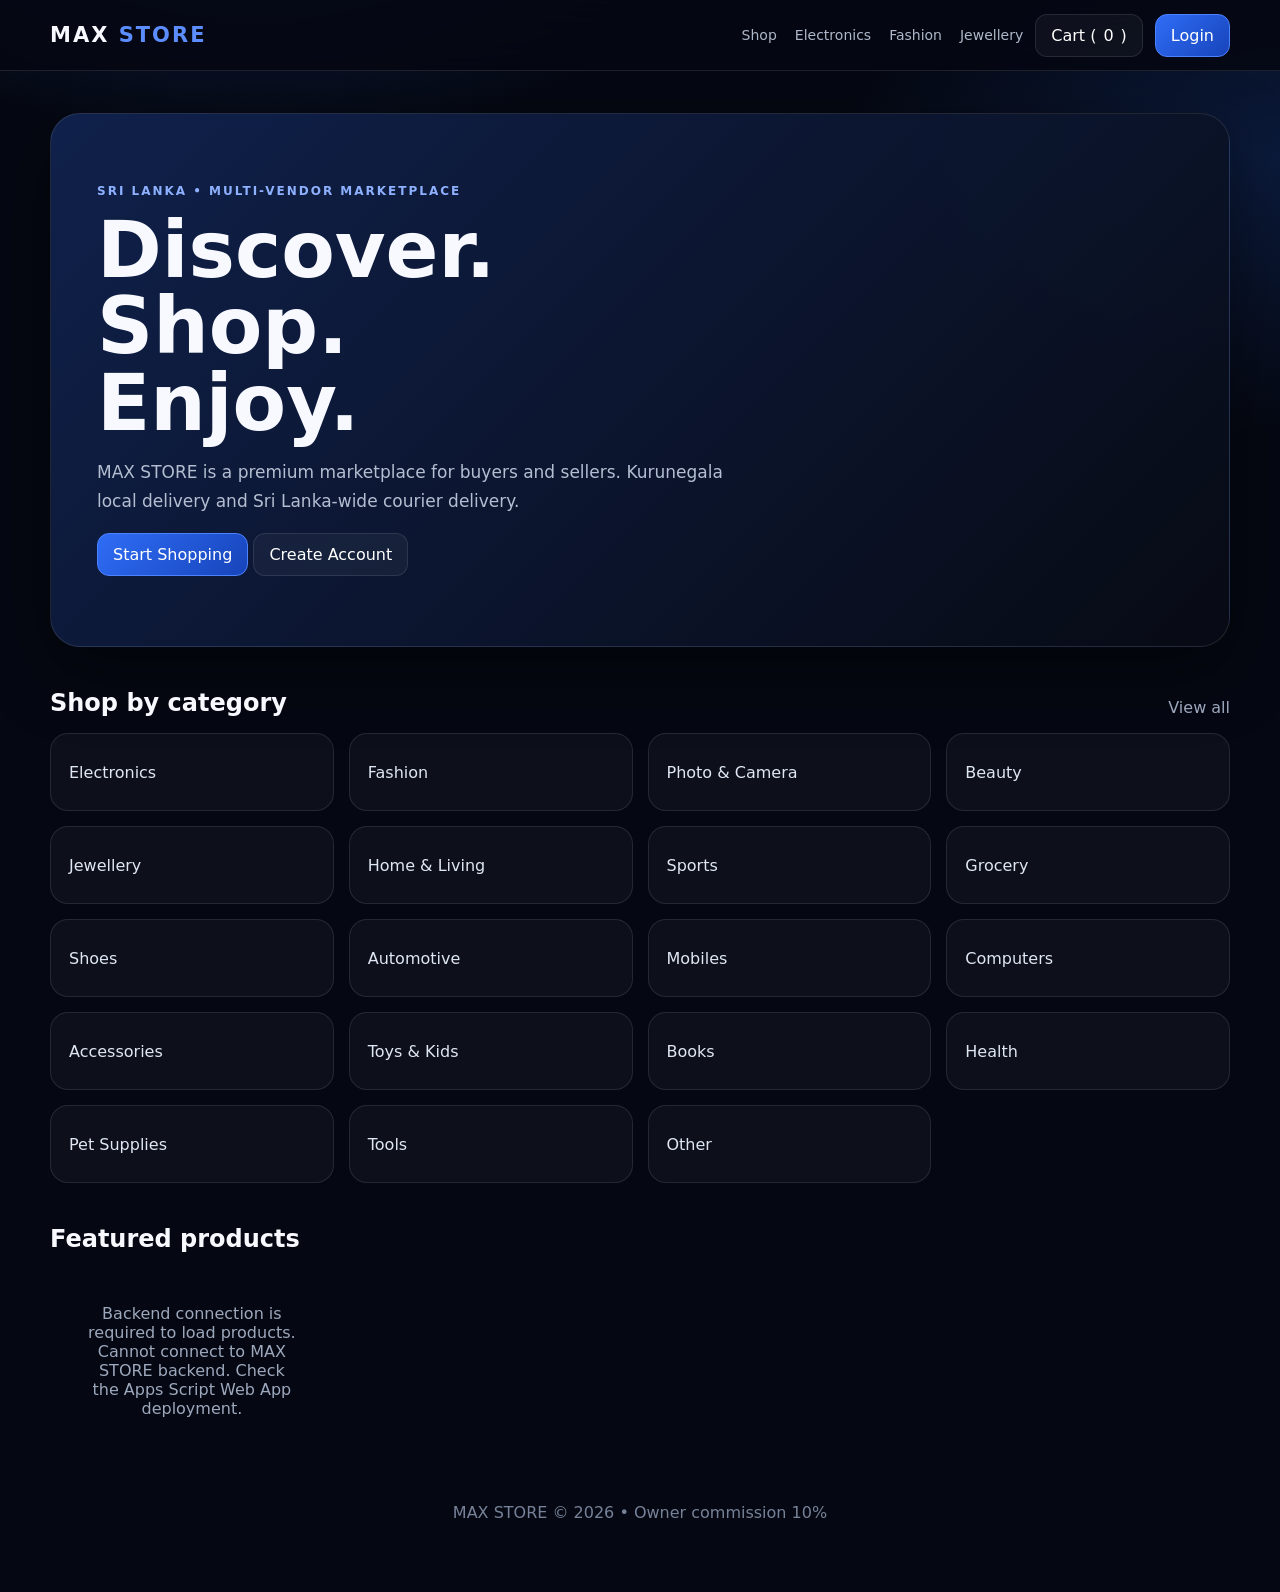
<file: index.html>
<!doctype html><html lang="en"><head><link rel="icon" type="image/x-icon" href="pic/favicon.ico"><meta charset="utf-8"><meta name="viewport" content="width=device-width,initial-scale=1"><title>MAX STORE — Sri Lanka Marketplace</title><link rel="stylesheet" href="/css/style.css"></head><body><header class="nav"><div class="container nav-inner"><a class="brand" href="/">MAX <b>STORE</b></a><nav class="nav-links"><a href="/products.html">Shop</a><a href="/products.html?category=Electronics">Electronics</a><a href="/products.html?category=Fashion">Fashion</a><a href="/products.html?category=Jewellery">Jewellery</a></nav><a class="btn" href="/cart.html">Cart (<span data-cart-count>0</span>)</a><a class="btn primary" href="/login.html">Login</a></div></header><main class="container"><section class="hero"><div class="eyebrow">SRI LANKA • MULTI-VENDOR MARKETPLACE</div><h1>Discover.<br>Shop.<br>Enjoy.</h1><p>MAX STORE is a premium marketplace for buyers and sellers. Kurunegala local delivery and Sri Lanka-wide courier delivery.</p><a class="btn primary" href="/products.html">Start Shopping</a> <a class="btn" href="/register.html">Create Account</a></section><div class="section-title"><h2>Shop by category</h2><a class="muted" href="/products.html">View all</a></div><div id="categories" class="categories"></div><div class="section-title"><h2>Featured products</h2></div><div id="products" class="products"><div class="empty">Loading products...</div></div></main><footer class="footer">MAX STORE © <span data-year></span> • Owner commission 10%</footer><script src="/js/config.js"></script><script src="/js/app.js"></script><script>
(async()=>{const c=document.getElementById('categories');c.innerHTML=window.CATEGORIES.map(x=>'<a class="category" href="/products.html?category='+encodeURIComponent(x)+'">'+esc(x)+'</a>').join('');try{const r=await api('products');const p=r.products||[];document.getElementById('products').innerHTML=p.slice(0,8).map(x=>'<article class="card product-card"><img class="product-image" src="'+esc(x.image||'')+'" alt=""><h3>'+esc(x.name)+'</h3><div class="muted">'+esc(x.category)+'</div><div class="price">'+money(x.price)+'</div><button class="btn primary" onclick="addToCart('+JSON.stringify(x).replace(/</g,'\\u003c')+')">Add to cart</button></article>').join('')||'<div class="empty">No approved products yet.</div>'}catch(e){document.getElementById('products').innerHTML='<div class="empty">Backend connection is required to load products.<br><span class="muted">'+esc(e.message)+'</span></div>'}})();
</script></body></html>
</file>
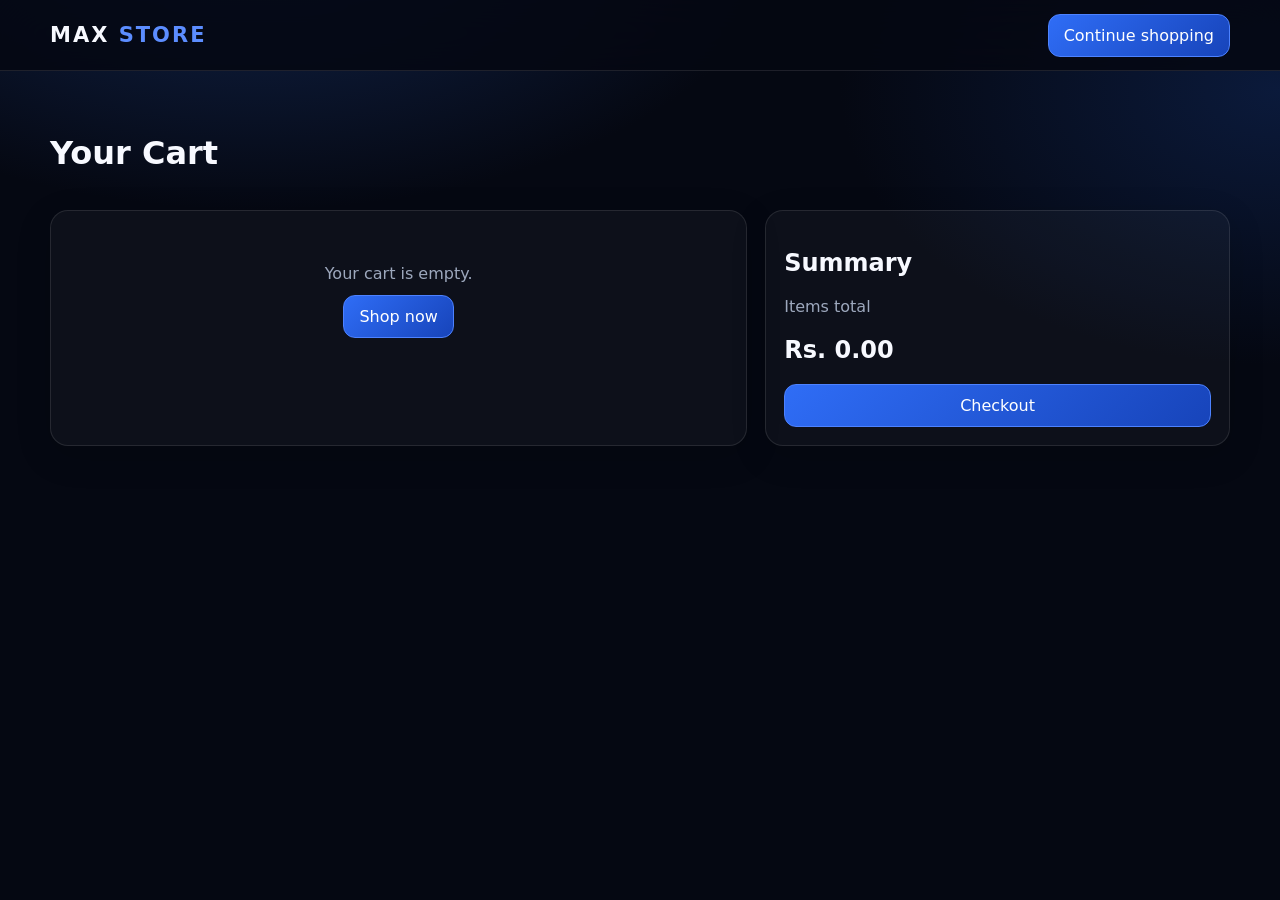
<file: cart.html>
<!doctype html><html lang="en"><head><meta charset="utf-8"><meta name="viewport" content="width=device-width,initial-scale=1"><title>Cart — MAX STORE</title><link rel="stylesheet" href="/css/style.css"></head><body><header class="nav"><div class="container nav-inner"><a class="brand" href="/">MAX <b>STORE</b></a><a class="btn primary" href="/products.html">Continue shopping</a></div></header><main class="container"><div class="section-title"><h1>Your Cart</h1></div><div class="two"><div class="card" id="items"></div><aside class="card"><h2>Summary</h2><p class="muted">Items total</p><h2 id="sum">Rs. 0.00</h2><a class="btn primary" style="width:100%" href="/checkout.html">Checkout</a></aside></div></main><script src="/js/config.js"></script><script src="/js/app.js"></script><script>
function render(){const c=cart(),box=document.getElementById('items');box.innerHTML=c.length?c.map((x,i)=>'<div class="cart-row"><div><b>'+esc(x.name)+'</b><div class="muted">'+money(x.price)+' × '+x.qty+'</div></div><div><b>'+money(Number(x.price)*Number(x.qty))+'</b><br><button class="btn danger" onclick="removeItem('+i+')">Remove</button></div></div>').join(''):'<div class="empty">Your cart is empty.<br><a class="btn primary" href="/products.html" style="margin-top:12px">Shop now</a></div>';document.getElementById('sum').textContent=money(c.reduce((n,x)=>n+Number(x.price||0)*Number(x.qty||1),0))}function removeItem(i){const c=cart();c.splice(i,1);saveCart(c);render()}render();
</script></body></html>
</file>
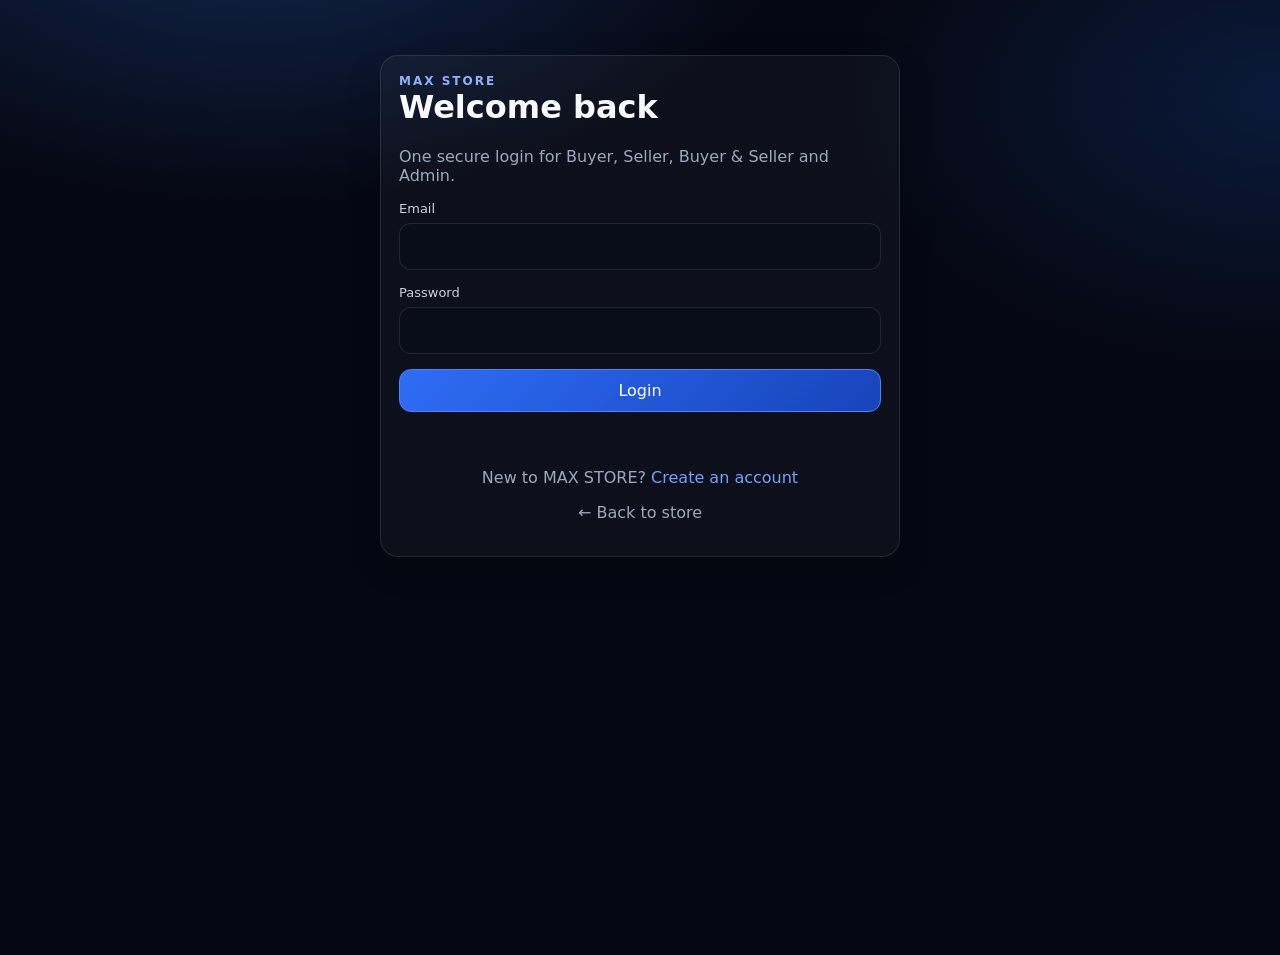
<file: checkout.html>
<!doctype html><html lang="en"><head><meta charset="utf-8"><meta name="viewport" content="width=device-width,initial-scale=1"><title>Checkout — MAX STORE</title><link rel="stylesheet" href="/css/style.css"></head><body><main class="container"><div class="card form-card"><div class="eyebrow">MAX STORE</div><h1>Checkout</h1><div id="summary" class="card" style="margin-bottom:18px"></div><form id="checkoutForm"><div class="field"><label>Payment method</label><select class="select" id="payment"><option value="COD">Cash on Delivery</option><option value="Online">Online Payment</option><option value="Bank Transfer">Bank Transfer</option></select></div><div class="field"><label>Delivery method</label><select class="select" id="delivery"><option value="Local Delivery">Kurunegala District Local Delivery</option><option value="Courier">Sri Lanka Courier</option></select></div><div class="field"><label>District</label><input class="input" id="district" value="Kurunegala" required></div><div class="field"><label>Delivery address</label><textarea class="input" id="address" rows="4" required></textarea></div><button class="btn primary" id="place" type="submit" style="width:100%">Place Order</button></form><div id="message" class="message"></div><p class="muted" style="font-size:12px;margin-top:15px">Online/card processing requires a real payment gateway. MAX STORE does not store card numbers or CVV in Google Sheets.</p></div></main><script src="/js/config.js"></script><script src="/js/app.js"></script><script>
const me=requireLogin(),items=cart();if(!me){}else{const total=items.reduce((n,x)=>n+Number(x.price||0)*Number(x.qty||1),0);document.getElementById('summary').innerHTML='<div class="muted">Items</div><h2>'+money(total)+'</h2>';document.getElementById('checkoutForm').addEventListener('submit',async e=>{e.preventDefault();const btn=document.getElementById('place'),msg=document.getElementById('message');if(!items.length){setMsg(msg,'Your cart is empty.','error');return}btn.disabled=true;btn.textContent='Placing order...';try{const r=await api('createOrder',{userId:me.userId,items,total,paymentMethod:document.getElementById('payment').value,deliveryMethod:document.getElementById('delivery').value,district:document.getElementById('district').value.trim(),address:document.getElementById('address').value.trim()});localStorage.removeItem('maxstoreCart');setMsg(msg,'Order '+r.orderId+' created successfully.','success');setTimeout(()=>location.href='/buyer/dashboard.html',900)}catch(err){setMsg(msg,err.message,'error');btn.disabled=false;btn.textContent='Place Order'}})}
</script></body></html>
</file>
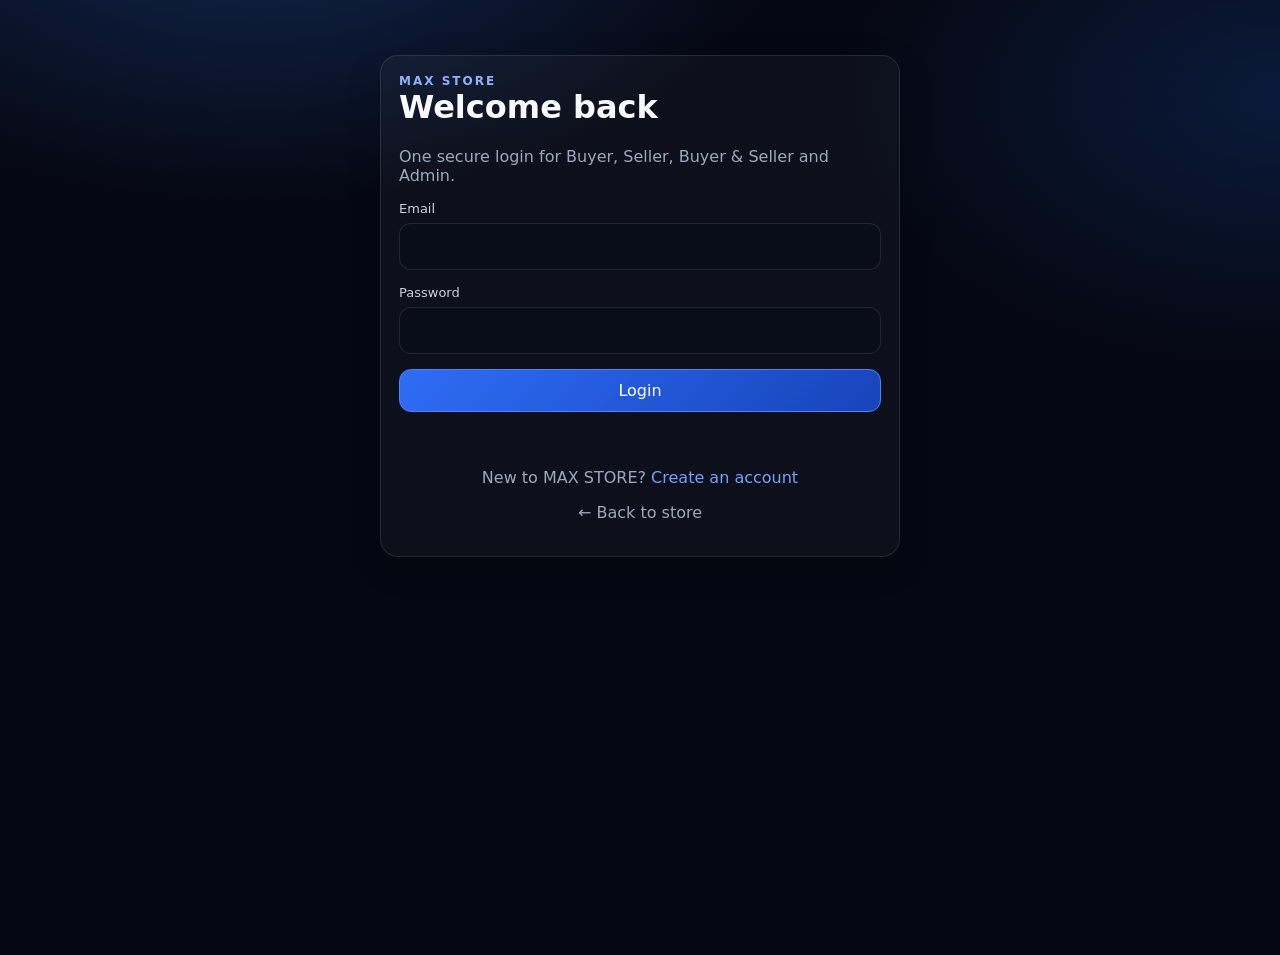
<file: login.html>
<!doctype html><html lang="en"><head><meta charset="utf-8"><meta name="viewport" content="width=device-width,initial-scale=1"><title>Login — MAX STORE</title><link rel="stylesheet" href="/css/style.css"></head><body><main class="container"><div class="card form-card"><div class="eyebrow">MAX STORE</div><h1>Welcome back</h1><p class="muted">One secure login for Buyer, Seller, Buyer & Seller and Admin.</p><form id="loginForm" novalidate><div class="field"><label for="email">Email</label><input class="input" id="email" type="email" autocomplete="email" required></div><div class="field"><label for="password">Password</label><input class="input" id="password" type="password" autocomplete="current-password" required></div><button class="btn primary" id="loginBtn" type="submit" style="width:100%">Login</button></form><div id="message" class="message"></div><p class="muted" style="text-align:center;margin-top:22px">New to MAX STORE? <a href="/register.html" style="color:#75a1ff">Create an account</a></p><p style="text-align:center"><a class="muted" href="/">← Back to store</a></p></div></main><script src="/js/config.js"></script><script src="/js/app.js"></script><script>
document.getElementById('loginForm').addEventListener('submit',async e=>{e.preventDefault();const btn=document.getElementById('loginBtn'),msg=document.getElementById('message');btn.disabled=true;btn.textContent='Signing in...';msg.className='message';msg.textContent='';try{const r=await api('login',{email:document.getElementById('email').value.trim().toLowerCase(),password:document.getElementById('password').value});if(!r.user)throw new Error('Login response did not contain a user.');setSession(r.user);localStorage.setItem('MAXSTORE_USER',JSON.stringify(r.user));localStorage.setItem('MAXSTORE_ROLE',r.user.role);const role=String(r.user.role||'').toLowerCase();if(role==='admin')location.href='/admin/dashboard.html';else if(role==='seller')location.href='/seller/dashboard.html';else location.href='/buyer/dashboard.html'+(role==='both'?'?mode=both':'')}catch(err){setMsg(msg,err.message,'error');btn.disabled=false;btn.textContent='Login'}});
</script></body></html>
</file>
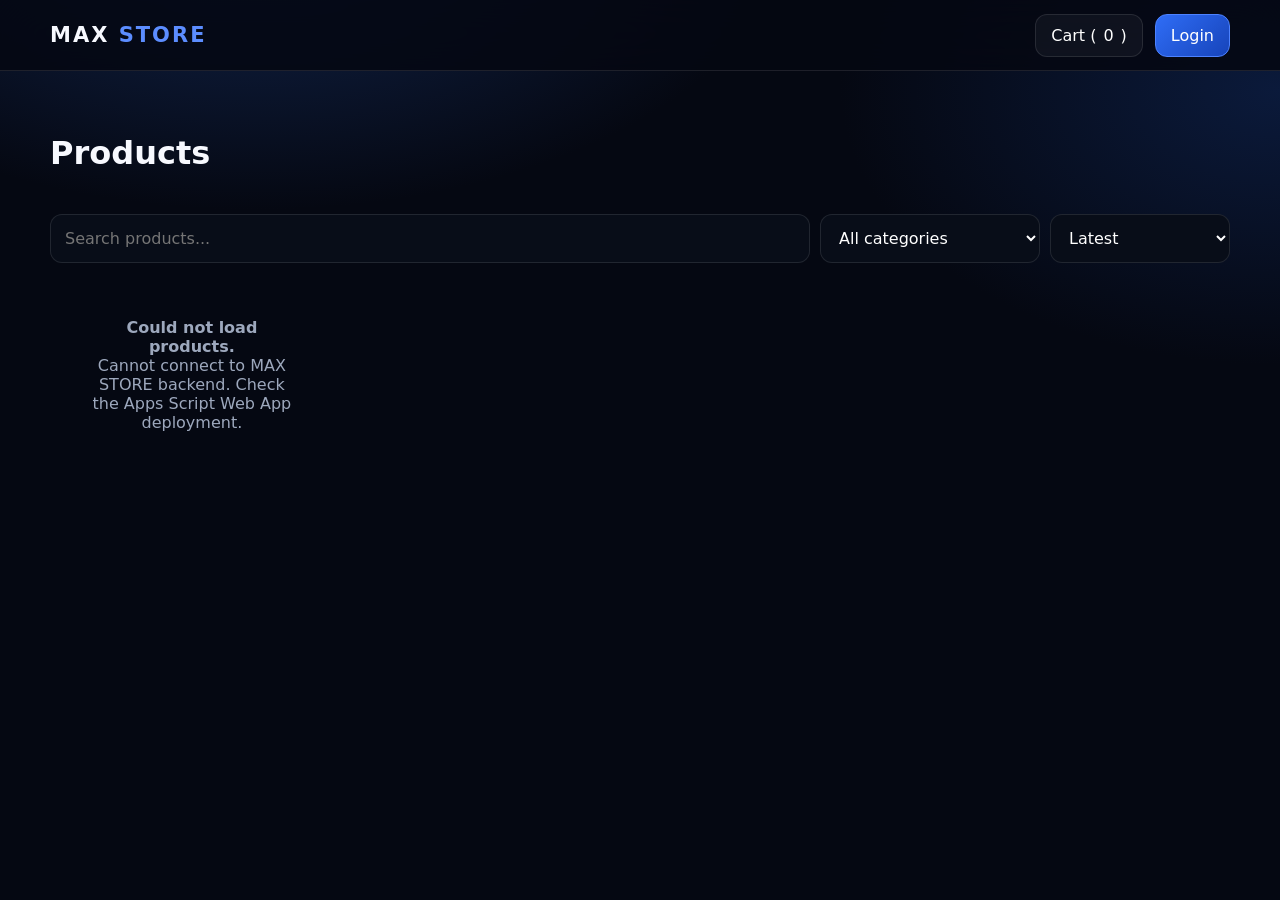
<file: products.html>
<!doctype html><html lang="en"><head><meta charset="utf-8"><meta name="viewport" content="width=device-width,initial-scale=1"><title>Products — MAX STORE</title><link rel="stylesheet" href="/css/style.css"></head><body><header class="nav"><div class="container nav-inner"><a class="brand" href="/">MAX <b>STORE</b></a><a class="btn" href="/cart.html">Cart (<span data-cart-count>0</span>)</a><a class="btn primary" href="/login.html">Login</a></div></header><main class="container"><div class="section-title"><h1>Products</h1></div><div class="toolbar"><input class="input" id="search" placeholder="Search products..."><select class="select" id="category"><option value="">All categories</option></select><select class="select" id="sort"><option value="latest">Latest</option><option value="low">Price: low to high</option><option value="high">Price: high to low</option></select></div><div id="list" class="products"><div class="empty">Loading...</div></div></main><script src="/js/config.js"></script><script src="/js/app.js"></script><script>
let all=[];const params=new URLSearchParams(location.search);const catParam=params.get('category')||'';document.getElementById('category').innerHTML='<option value="">All categories</option>'+CATEGORIES.map(x=>'<option value="'+esc(x)+'">'+esc(x)+'</option>').join('');document.getElementById('category').value=catParam;
function render(){const q=document.getElementById('search').value.trim().toLowerCase(),cat=document.getElementById('category').value,sort=document.getElementById('sort').value;let a=all.filter(x=>(!cat||x.category===cat)&&(!q||String(x.name).toLowerCase().includes(q)||String(x.category).toLowerCase().includes(q)));if(sort==='low')a.sort((x,y)=>x.price-y.price);if(sort==='high')a.sort((x,y)=>y.price-x.price);document.getElementById('list').innerHTML=a.map(x=>'<article class="card product-card"><img class="product-image" src="'+esc(x.image||'')+'" alt=""><h3>'+esc(x.name)+'</h3><div class="muted">'+esc(x.category)+'</div><div class="price">'+money(x.price)+'</div><div class="muted">Stock: '+Number(x.stock||0)+'</div><button class="btn primary" style="margin-top:10px" onclick="addToCart('+JSON.stringify(x).replace(/</g,'\\u003c')+')">Add to cart</button></article>').join('')||'<div class="empty">No matching products.</div>'}
['search','category','sort'].forEach(id=>document.getElementById(id).addEventListener('input',render));(async()=>{try{const r=await api('products');all=r.products||[];render()}catch(e){document.getElementById('list').innerHTML='<div class="empty"><b>Could not load products.</b><br>'+esc(e.message)+'</div>'}})();
</script></body></html>
</file>
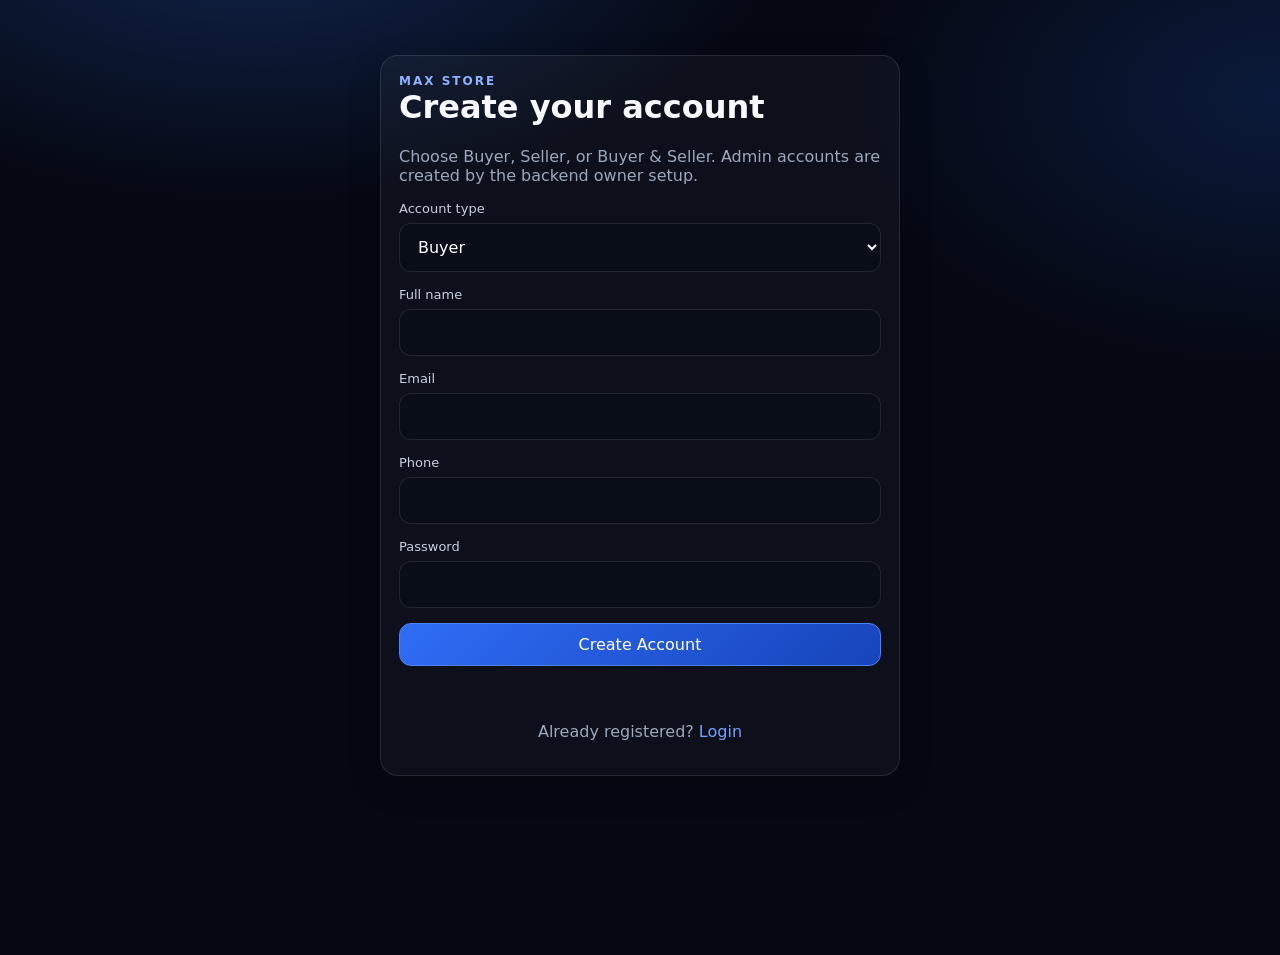
<file: register.html>
<!doctype html><html lang="en"><head><meta charset="utf-8"><meta name="viewport" content="width=device-width,initial-scale=1"><title>Create Account — MAX STORE</title><link rel="stylesheet" href="/css/style.css"></head><body><main class="container"><div class="card form-card"><div class="eyebrow">MAX STORE</div><h1>Create your account</h1><p class="muted">Choose Buyer, Seller, or Buyer & Seller. Admin accounts are created by the backend owner setup.</p><form id="registerForm" novalidate><div class="field"><label for="role">Account type</label><select class="select" id="role"><option value="buyer">Buyer</option><option value="seller">Seller</option><option value="both">Buyer & Seller</option></select></div><div class="field"><label for="name">Full name</label><input class="input" id="name" required></div><div class="field"><label for="email">Email</label><input class="input" id="email" type="email" required></div><div class="field"><label for="phone">Phone</label><input class="input" id="phone" inputmode="tel"></div><div class="field" id="storeField" hidden><label for="storeName">Store name</label><input class="input" id="storeName"></div><div class="field"><label for="password">Password</label><input class="input" id="password" type="password" minlength="6" required></div><button class="btn primary" id="registerBtn" type="submit" style="width:100%">Create Account</button></form><div id="message" class="message"></div><p class="muted" style="text-align:center;margin-top:22px">Already registered? <a href="/login.html" style="color:#75a1ff">Login</a></p></div></main><script src="/js/config.js"></script><script src="/js/app.js"></script><script>
const roleEl=document.getElementById('role'),storeField=document.getElementById('storeField');roleEl.addEventListener('change',()=>storeField.hidden=!(roleEl.value==='seller'||roleEl.value==='both'));
document.getElementById('registerForm').addEventListener('submit',async e=>{e.preventDefault();const btn=document.getElementById('registerBtn'),msg=document.getElementById('message');btn.disabled=true;btn.textContent='Creating...';msg.className='message';msg.textContent='';const data={role:roleEl.value,name:document.getElementById('name').value.trim(),email:document.getElementById('email').value.trim().toLowerCase(),phone:document.getElementById('phone').value.trim(),storeName:document.getElementById('storeName').value.trim(),password:document.getElementById('password').value};try{const r=await api('register',data);setMsg(msg,'Account created successfully. Redirecting to login...','success');setTimeout(()=>location.href='/login.html',900)}catch(err){setMsg(msg,err.message,'error');btn.disabled=false;btn.textContent='Create Account'}});
</script></body></html>
</file>
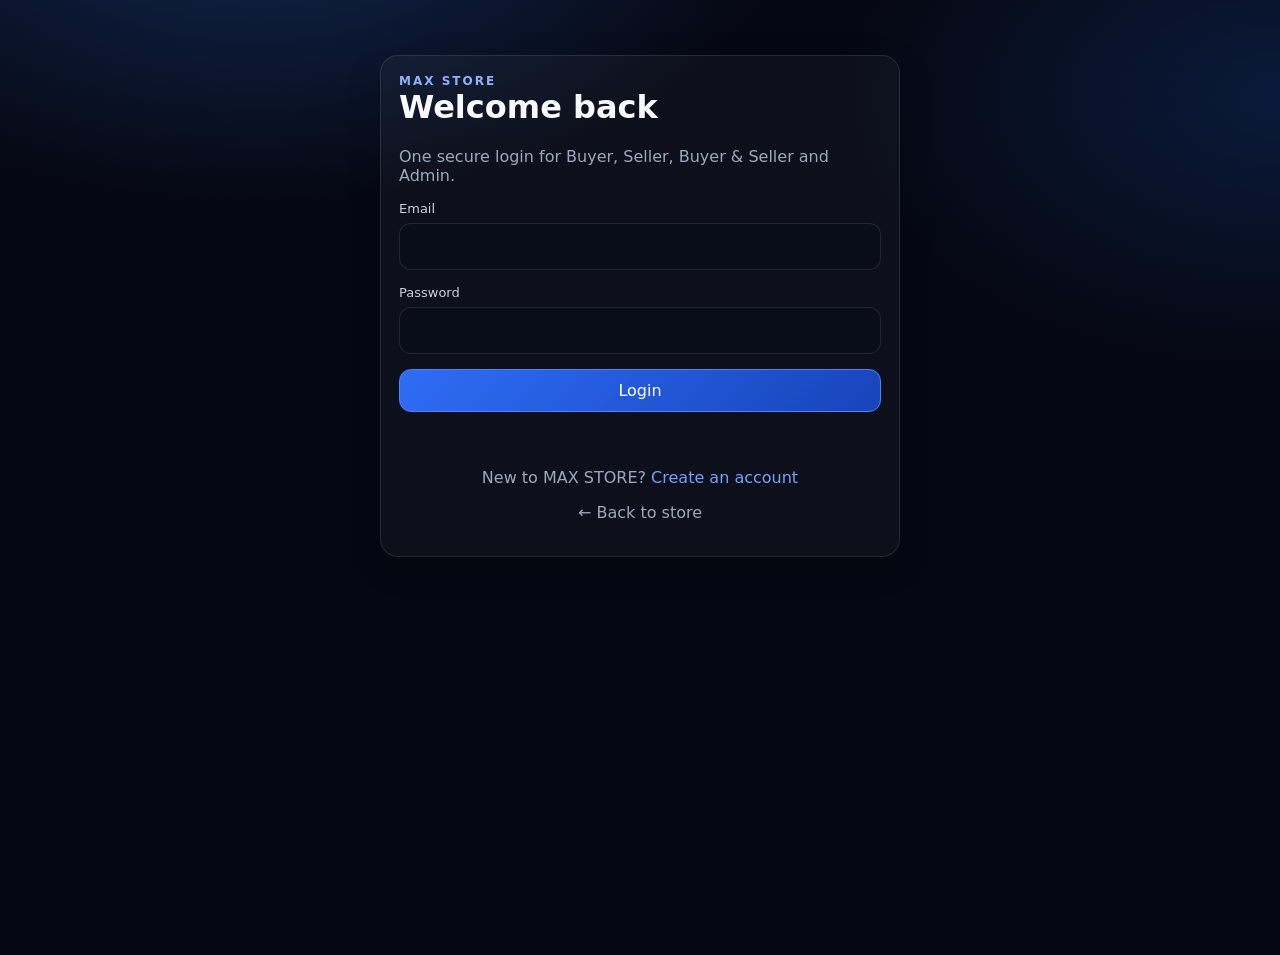
<file: admin/dashboard.html>
<!doctype html><html lang="en"><head><meta charset="utf-8"><meta name="viewport" content="width=device-width,initial-scale=1"><title>MAX STORE Owner Dashboard</title><link rel="stylesheet" href="/css/style.css"></head><body><header class="nav"><div class="container nav-inner"><a class="brand" href="/">MAX <b>STORE</b></a><span class="muted">OWNER CONTROL CENTER</span><button class="btn danger" id="logoutBtn">Logout</button></div></header><main class="container"><div class="dashboard-head"><div><div class="eyebrow">ADMIN</div><h1>MAX STORE OWNER</h1><p class="muted">Manage users, sellers, products, orders and withdrawals.</p></div></div><div class="stats"><div class="card stat"><div class="label">Users</div><div class="value" id="usersN">0</div></div><div class="card stat"><div class="label">Sellers</div><div class="value" id="sellersN">0</div></div><div class="card stat"><div class="label">Products</div><div class="value" id="productsN">0</div></div><div class="card stat"><div class="label">Sales</div><div class="value" id="salesN">Rs. 0.00</div></div></div><div class="stats" style="margin-top:14px"><div class="card stat"><div class="label">Admin commission 10%</div><div class="value" id="commN">Rs. 0.00</div></div><div class="card stat"><div class="label">Seller share 90%</div><div class="value" id="sellerN">Rs. 0.00</div></div><div class="card stat"><div class="label">Pending products</div><div class="value" id="pendingP">0</div></div><div class="card stat"><div class="label">Pending sellers</div><div class="value" id="pendingS">0</div></div></div><div class="tabs"><button class="tab active" data-tab="ordersPanel">Orders</button><button class="tab" data-tab="usersPanel">Users</button><button class="tab" data-tab="sellersPanel">Sellers</button><button class="tab" data-tab="productsPanel">Products</button><button class="tab" data-tab="withdrawalsPanel">Withdrawals</button></div><section id="ordersPanel" class="card tab-panel active"></section><section id="usersPanel" class="card tab-panel"></section><section id="sellersPanel" class="card tab-panel"></section><section id="productsPanel" class="card tab-panel"></section><section id="withdrawalsPanel" class="card tab-panel"></section><div id="error" class="message"></div></main><script src="/js/config.js"></script><script src="/js/app.js"></script><script>
const me=requireLogin(['admin']);document.getElementById('logoutBtn').onclick=logout;document.querySelectorAll('.tab').forEach(b=>b.onclick=()=>{document.querySelectorAll('.tab,.tab-panel').forEach(x=>x.classList.remove('active'));b.classList.add('active');document.getElementById(b.dataset.tab).classList.add('active')});
async function load(){const err=document.getElementById('error');err.textContent='';try{const [u,s,p,o,w]=await Promise.all([api('users',{adminUserId:me.userId}),api('sellers',{adminUserId:me.userId}),api('allProducts',{adminUserId:me.userId}),api('orders',{adminUserId:me.userId}),api('withdrawals',{adminUserId:me.userId})]);const us=u.users||[],ss=s.sellers||[],ps=p.products||[],os=o.orders||[],ws=w.withdrawals||[];usersN.textContent=us.length;sellersN.textContent=ss.length;productsN.textContent=ps.length;pendingP.textContent=ps.filter(x=>String(x.status).toLowerCase()==='pending').length;pendingS.textContent=ss.filter(x=>String(x.status).toLowerCase()==='pending').length;const sales=os.reduce((n,x)=>n+Number(x.amount||0),0);salesN.textContent=money(sales);commN.textContent=money(os.reduce((n,x)=>n+Number(x.commission||0),0));sellerN.textContent=money(os.reduce((n,x)=>n+Number(x.sellerAmount||0),0));
document.getElementById('ordersPanel').innerHTML=renderTable(['Order','User','Amount','Commission','Seller','Payment','Status','Action'],os.map(x=>[esc(x.orderId),esc(x.userId),money(x.amount),money(x.commission),money(x.sellerAmount),esc(x.paymentMethod),esc(x.status),'<select class="select" onchange="updateOrder(\''+esc(x.orderId)+'\',this.value)"><option value="">Change</option><option>Processing</option><option>Shipped</option><option>Delivered</option><option>Cancelled</option></select>']));
document.getElementById('usersPanel').innerHTML=renderTable(['ID','Name','Email','Phone','Role','Status'],us.map(x=>[esc(x.userId),esc(x.name),esc(x.email),esc(x.phone),esc(x.role),esc(x.status)]));
document.getElementById('sellersPanel').innerHTML=renderTable(['Seller','Store','Phone','Status','Action'],ss.map(x=>[esc(x.sellerId),esc(x.storeName),esc(x.phone),esc(x.status),String(x.status).toLowerCase()==='pending'?'<button class="btn ok" onclick="updateSeller(\''+esc(x.sellerId)+'\',\'Approved\')">Approve</button> <button class="btn danger" onclick="updateSeller(\''+esc(x.sellerId)+'\',\'Rejected\')">Reject</button>':'—']));
document.getElementById('productsPanel').innerHTML=renderTable(['ID','Name','Seller','Price','Stock','Status','Action'],ps.map(x=>[esc(x.productId),esc(x.name),esc(x.sellerId),money(x.price),x.stock,esc(x.status),String(x.status).toLowerCase()==='pending'?'<button class="btn ok" onclick="updateProduct(\''+esc(x.productId)+'\',\'Approved\')">Approve</button> <button class="btn danger" onclick="updateProduct(\''+esc(x.productId)+'\',\'Rejected\')">Reject</button>':'—']));
document.getElementById('withdrawalsPanel').innerHTML=renderTable(['ID','Seller','Amount','Status','Action'],ws.map(x=>[esc(x.withdrawalId),esc(x.sellerId),money(x.amount),esc(x.status),String(x.status).toLowerCase()==='pending'?'<button class="btn ok" onclick="updateWithdrawal(\''+esc(x.withdrawalId)+'\',\'Paid\')">Mark paid</button> <button class="btn danger" onclick="updateWithdrawal(\''+esc(x.withdrawalId)+'\',\'Rejected\')">Reject</button>':'—']))}catch(e){setMsg(err,e.message,'error')}}
async function updateSeller(id,status){await api('updateSellerStatus',{adminUserId:me.userId,sellerId:id,status});load()}async function updateProduct(id,status){await api('updateProductStatus',{adminUserId:me.userId,productId:id,status});load()}async function updateOrder(id,status){if(status)await api('updateOrderStatus',{adminUserId:me.userId,orderId:id,status}).then(load)}async function updateWithdrawal(id,status){await api('updateWithdrawalStatus',{adminUserId:me.userId,withdrawalId:id,status}).then(load)}if(me)load();
</script></body></html>
</file>
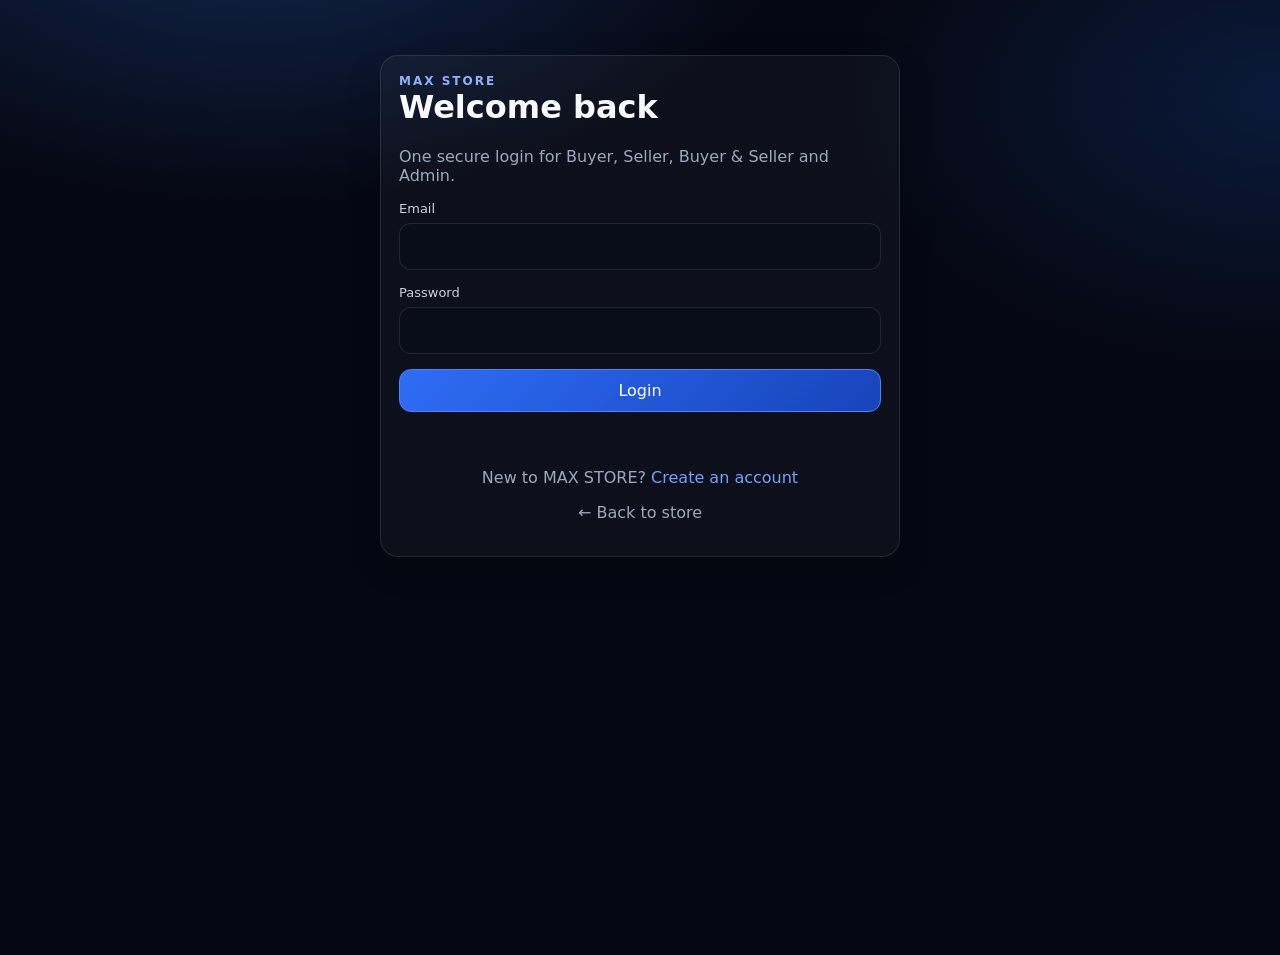
<file: buyer/dashboard.html>
<!doctype html><html lang="en"><head><meta charset="utf-8"><meta name="viewport" content="width=device-width,initial-scale=1"><title>Buyer Dashboard — MAX STORE</title><link rel="stylesheet" href="/css/style.css"></head><body><header class="nav"><div class="container nav-inner"><a class="brand" href="/">MAX <b>STORE</b></a><a class="btn" href="/products.html">Shop</a><a class="btn" href="/cart.html">Cart (<span data-cart-count>0</span>)</a><button class="btn danger" id="logoutBtn">Logout</button></div></header><main class="container"><div class="dashboard-head"><div><div class="eyebrow">BUYER ACCOUNT</div><h1>Welcome, <span id="name"></span></h1></div></div><div class="stats"><div class="card stat"><div class="label">Orders</div><div class="value" id="ordersCount">0</div></div><div class="card stat"><div class="label">Spent</div><div class="value" id="spent">Rs. 0.00</div></div><div class="card stat"><div class="label">Account</div><div class="value" id="role">Buyer</div></div><div class="card stat"><div class="label">Status</div><div class="value" id="status">Active</div></div></div><section class="card" style="margin-top:20px"><h2>My Orders</h2><div id="orders"></div></section><section id="sellerAccess" class="card" style="margin-top:20px;display:none"><h2>Seller access</h2><p class="muted">This account is registered as Buyer & Seller.</p><a class="btn primary" href="/seller/dashboard.html">Open Seller Dashboard</a></section></main><script src="/js/config.js"></script><script src="/js/app.js"></script><script>
const me=requireLogin(['buyer','both']);document.getElementById('logoutBtn').onclick=logout;if(me){document.getElementById('name').textContent=me.name||'';document.getElementById('role').textContent=me.role==='both'?'Buyer & Seller':'Buyer';document.getElementById('status').textContent=me.status||'active';(async()=>{try{const r=await api('orders',{userId:me.userId});const os=(r.orders||[]).filter(x=>String(x.userId)===String(me.userId));document.getElementById('ordersCount').textContent=os.length;document.getElementById('spent').textContent=money(os.reduce((n,x)=>n+Number(x.amount||0),0));document.getElementById('orders').innerHTML=renderTable(['Order','Amount','Payment','Delivery','Status','Created'],os.map(x=>[esc(x.orderId),money(x.amount),esc(x.paymentMethod),esc(x.deliveryMethod),esc(x.status),esc(x.createdAt)]));if(me.role==='both')document.getElementById('sellerAccess').style.display='block'}catch(e){document.getElementById('orders').innerHTML='<p class="message error">'+esc(e.message)+'</p>'}})()}
</script></body></html>
</file>
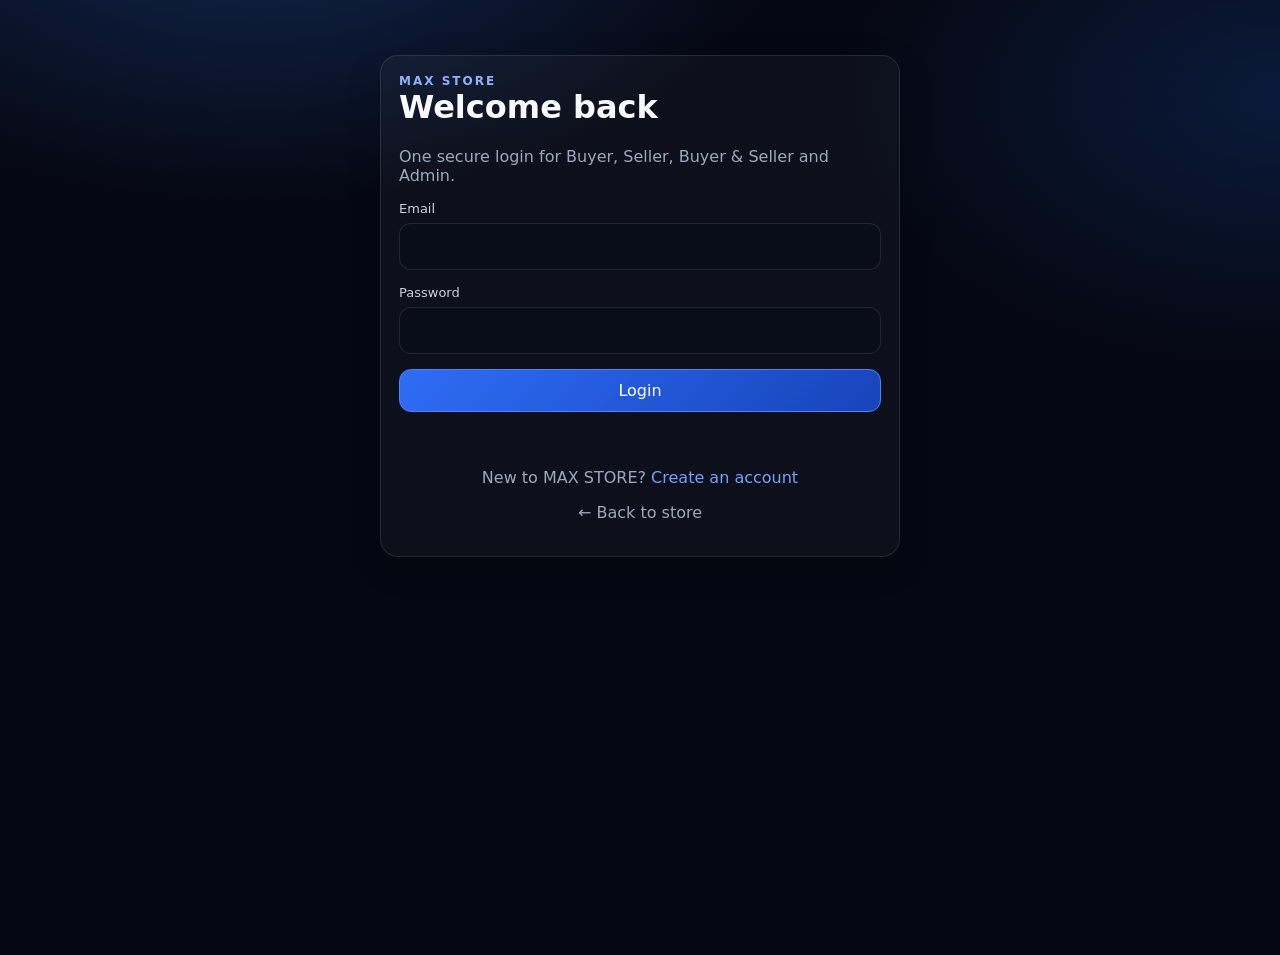
<file: seller/dashboard.html>
<!doctype html><html lang="en"><head><meta charset="utf-8"><meta name="viewport" content="width=device-width,initial-scale=1"><title>Seller Dashboard — MAX STORE</title><link rel="stylesheet" href="/css/style.css"></head><body><header class="nav"><div class="container nav-inner"><a class="brand" href="/">MAX <b>STORE</b></a><a class="btn" href="/products.html">Store</a><button class="btn danger" id="logoutBtn">Logout</button></div></header><main class="container"><div class="dashboard-head"><div><div class="eyebrow">SELLER CENTER</div><h1>Seller Dashboard</h1><p class="muted" id="welcome"></p></div><button class="btn primary" id="newProduct">+ Add product</button></div><div class="stats"><div class="card stat"><div class="label">Products</div><div class="value" id="pc">0</div></div><div class="card stat"><div class="label">Orders</div><div class="value" id="oc">0</div></div><div class="card stat"><div class="label">Seller earnings</div><div class="value" id="earn">Rs. 0.00</div></div><div class="card stat"><div class="label">Commission</div><div class="value">10%</div></div></div><section class="card" style="margin-top:20px" id="productForm" hidden><h2 id="formTitle">Add Product</h2><input type="hidden" id="editId"><div class="two"><div><label>Name</label><input class="input" id="pname"><label>Category</label><select class="select" id="pcat"></select><label>Price</label><input class="input" id="pprice" type="number" min="0.01" step="0.01"></div><div><label>Stock</label><input class="input" id="pstock" type="number" min="0"><label>Image URL</label><input class="input" id="pimage"><div style="margin-top:15px"><button class="btn primary" id="saveProduct">Save product</button> <button class="btn" id="cancelProduct">Cancel</button></div></div></div><div id="productMsg" class="message"></div></section><section class="card" style="margin-top:20px"><h2>My Products</h2><div id="products"></div></section><section class="card" style="margin-top:20px"><h2>My Orders</h2><div id="orders"></div></section></main><script src="/js/config.js"></script><script src="/js/app.js"></script><script>
const me=requireLogin(['seller','both']);document.getElementById('logoutBtn').onclick=logout;const form=document.getElementById('productForm'),msg=document.getElementById('productMsg');document.getElementById('pcat').innerHTML=CATEGORIES.map(x=>'<option>'+esc(x)+'</option>').join('');
function resetForm(){document.getElementById('editId').value='';document.getElementById('pname').value='';document.getElementById('pprice').value='';document.getElementById('pstock').value='';document.getElementById('pimage').value='';document.getElementById('formTitle').textContent='Add Product';form.hidden=true;msg.textContent=''}
document.getElementById('newProduct').onclick=()=>{form.hidden=false;document.getElementById('pname').focus()};document.getElementById('cancelProduct').onclick=resetForm;
async function load(){try{const r=await api('sellerDashboard',{sellerId:me.sellerId});const ps=r.products||[],os=r.orders||[];document.getElementById('welcome').textContent='Welcome, '+me.name+' • '+(me.sellerId||'');document.getElementById('pc').textContent=ps.length;document.getElementById('oc').textContent=os.length;document.getElementById('earn').textContent=money(os.reduce((n,x)=>n+Number(x.sellerAmount||0),0));document.getElementById('products').innerHTML=renderTable(['ID','Product','Price','Stock','Status','Actions'],ps.map(x=>[esc(x.productId),esc(x.name),money(x.price),x.stock,esc(x.status),'<button class="btn" onclick="editProduct('+JSON.stringify(x).replace(/</g,'\\u003c')+')">Edit</button> <button class="btn danger" onclick="deleteProduct(\''+esc(x.productId)+'\')">Delete</button>']));document.getElementById('orders').innerHTML=renderTable(['Order','Amount','Seller amount','Payment','Status'],os.map(x=>[esc(x.orderId),money(x.amount),money(x.sellerAmount),esc(x.paymentMethod),esc(x.status)]))}catch(e){document.getElementById('products').innerHTML='<p class="message error">'+esc(e.message)+'</p>'}}
window.editProduct=x=>{form.hidden=false;document.getElementById('formTitle').textContent='Edit Product';document.getElementById('editId').value=x.productId;document.getElementById('pname').value=x.name;document.getElementById('pcat').value=x.category;document.getElementById('pprice').value=x.price;document.getElementById('pstock').value=x.stock;document.getElementById('pimage').value=x.image||'';window.scrollTo({top:form.offsetTop-80,behavior:'smooth'})};
window.deleteProduct=async id=>{if(!confirm('Delete this product?'))return;try{await api('deleteProduct',{sellerId:me.sellerId,productId:id});showToast('Product deleted');load()}catch(e){alert(e.message)}};
document.getElementById('saveProduct').onclick=async()=>{const id=document.getElementById('editId').value;const data={sellerId:me.sellerId,name:document.getElementById('pname').value.trim(),category:document.getElementById('pcat').value,price:Number(document.getElementById('pprice').value),stock:Number(document.getElementById('pstock').value),image:document.getElementById('pimage').value.trim()};try{const r=await api(id?'updateProduct':'addProduct',id?{...data,productId:id}:data);setMsg(msg,id?'Product updated.':'Product submitted for admin approval.','success');setTimeout(()=>{resetForm();load()},500)}catch(e){setMsg(msg,e.message,'error')}};if(me)load();
</script></body></html>
</file>
<file: css/style.css>
:root{--bg:#050812;--panel:#0b1020;--panel2:#0e1528;--line:rgba(255,255,255,.1);--text:#f7f9ff;--muted:#9da8bd;--blue:#2f6df6;--blue2:#00a8ff;--danger:#c63b4a;--ok:#15966a;--shadow:0 24px 70px rgba(0,0,0,.42)}*{box-sizing:border-box}html{scroll-behavior:smooth}body{margin:0;background:radial-gradient(900px 500px at 20% -10%,#122650 0%,transparent 60%),radial-gradient(800px 500px at 100% 10%,#0b1a3b 0%,transparent 55%),var(--bg);color:var(--text);font-family:Inter,ui-sans-serif,system-ui,-apple-system,Segoe UI,Arial,sans-serif;min-height:100vh}a{color:inherit;text-decoration:none}button,input,select,textarea{font:inherit}.container{width:min(1180px,calc(100% - 32px));margin:auto}.nav{position:sticky;top:0;z-index:50;background:rgba(5,8,18,.86);backdrop-filter:blur(20px);border-bottom:1px solid var(--line)}.nav-inner{min-height:70px;display:flex;align-items:center;gap:12px}.brand{font-weight:900;letter-spacing:2px;font-size:21px;margin-right:auto}.brand b{color:#5c8dff}.nav-links{display:flex;gap:18px;color:#aeb8ca;font-size:14px}.nav-links a:hover{color:#fff}.btn{display:inline-flex;align-items:center;justify-content:center;gap:7px;border:1px solid var(--line);border-radius:12px;background:rgba(255,255,255,.045);color:#fff;padding:11px 15px;cursor:pointer;transition:.18s}.btn:hover{transform:translateY(-1px);background:rgba(255,255,255,.08)}.btn.primary{background:linear-gradient(135deg,#2f6df6,#1744ba);border-color:#4d82ff}.btn.danger{background:#661e29;border-color:#8f2b39}.btn.ok{background:#105e45;border-color:#168b68}.hero{margin:42px 0;padding:70px 46px;border-radius:30px;border:1px solid var(--line);background:linear-gradient(135deg,rgba(17,36,82,.9),rgba(8,11,20,.94));box-shadow:var(--shadow)}.eyebrow{color:#8eb1ff;letter-spacing:2px;font-size:12px;font-weight:800}.hero h1{font-size:clamp(42px,7vw,78px);line-height:.98;margin:14px 0}.hero p{max-width:650px;color:#b4bed1;font-size:17px;line-height:1.7}.section-title{display:flex;justify-content:space-between;align-items:end;margin:42px 0 16px}.section-title h2{margin:0}.categories,.products{display:grid;grid-template-columns:repeat(4,1fr);gap:15px}.category,.card{border:1px solid var(--line);background:rgba(255,255,255,.035);border-radius:18px}.category{padding:18px;color:#dfe6f4;min-height:78px;display:flex;align-items:center}.category:hover{border-color:#3f70dc;background:rgba(47,109,246,.08)}.card{padding:18px;box-shadow:0 10px 35px rgba(0,0,0,.15)}.product-card{overflow:hidden}.product-image{width:100%;aspect-ratio:1/1;object-fit:cover;border-radius:14px;background:#0b1120}.product-card h3{margin:12px 0 5px;font-size:16px}.price{font-size:19px;font-weight:850;margin:7px 0}.muted{color:var(--muted)}.toolbar{display:grid;grid-template-columns:1fr 220px 180px;gap:10px;margin:20px 0}.input,.select{width:100%;border:1px solid var(--line);background:#080d18;color:#fff;border-radius:12px;padding:13px 14px;outline:none}.input:focus,.select:focus{border-color:#467eff;box-shadow:0 0 0 3px rgba(47,109,246,.13)}.form-card{max-width:520px;margin:55px auto}.form-card h1{margin-top:0}.field{margin:15px 0}.field label{display:block;margin-bottom:7px;color:#c8d0df;font-size:13px}.message{margin-top:14px;min-height:20px}.message.error{color:#ff8c98}.message.success{color:#63e5ad}.dashboard-head{display:flex;justify-content:space-between;gap:12px;align-items:center;margin:30px 0}.stats{display:grid;grid-template-columns:repeat(4,1fr);gap:14px}.stat .label{color:var(--muted);font-size:13px}.stat .value{font-size:27px;font-weight:850;margin-top:7px}.tabs{display:flex;gap:8px;flex-wrap:wrap;margin:25px 0}.tab{padding:10px 14px;border-radius:10px;border:1px solid var(--line);background:#090e19;color:#aeb8ca;cursor:pointer}.tab.active{background:#1b4fc5;color:#fff}.tab-panel{display:none}.tab-panel.active{display:block}.table-scroll{overflow:auto;border:1px solid var(--line);border-radius:14px}table{width:100%;border-collapse:collapse;min-width:760px}th,td{padding:12px 13px;border-bottom:1px solid rgba(255,255,255,.07);text-align:left;font-size:13px}th{background:#0a0f1b;color:#aeb8ca;font-weight:700}.two{display:grid;grid-template-columns:1.5fr 1fr;gap:18px}.cart-row{display:flex;align-items:center;justify-content:space-between;gap:15px;padding:15px 0;border-bottom:1px solid var(--line)}.toast{position:fixed;right:20px;bottom:20px;z-index:100;padding:13px 17px;border:1px solid var(--line);border-radius:12px;background:#101a2f;box-shadow:var(--shadow);transform:translateY(20px);opacity:0;pointer-events:none;transition:.2s}.toast.show{transform:none;opacity:1}.footer{padding:50px 0 70px;color:#778298;text-align:center}.empty{padding:35px;text-align:center;color:var(--muted)}@media(max-width:900px){.nav-links{display:none}.categories,.products{grid-template-columns:repeat(2,1fr)}.stats{grid-template-columns:repeat(2,1fr)}.toolbar,.two{grid-template-columns:1fr}}@media(max-width:560px){.container{width:min(100% - 22px,1180px)}.hero{padding:45px 23px}.categories,.products,.stats{grid-template-columns:1fr}.hero h1{font-size:48px}.nav-inner{min-height:62px}.btn{padding:10px 12px}}
</file>
